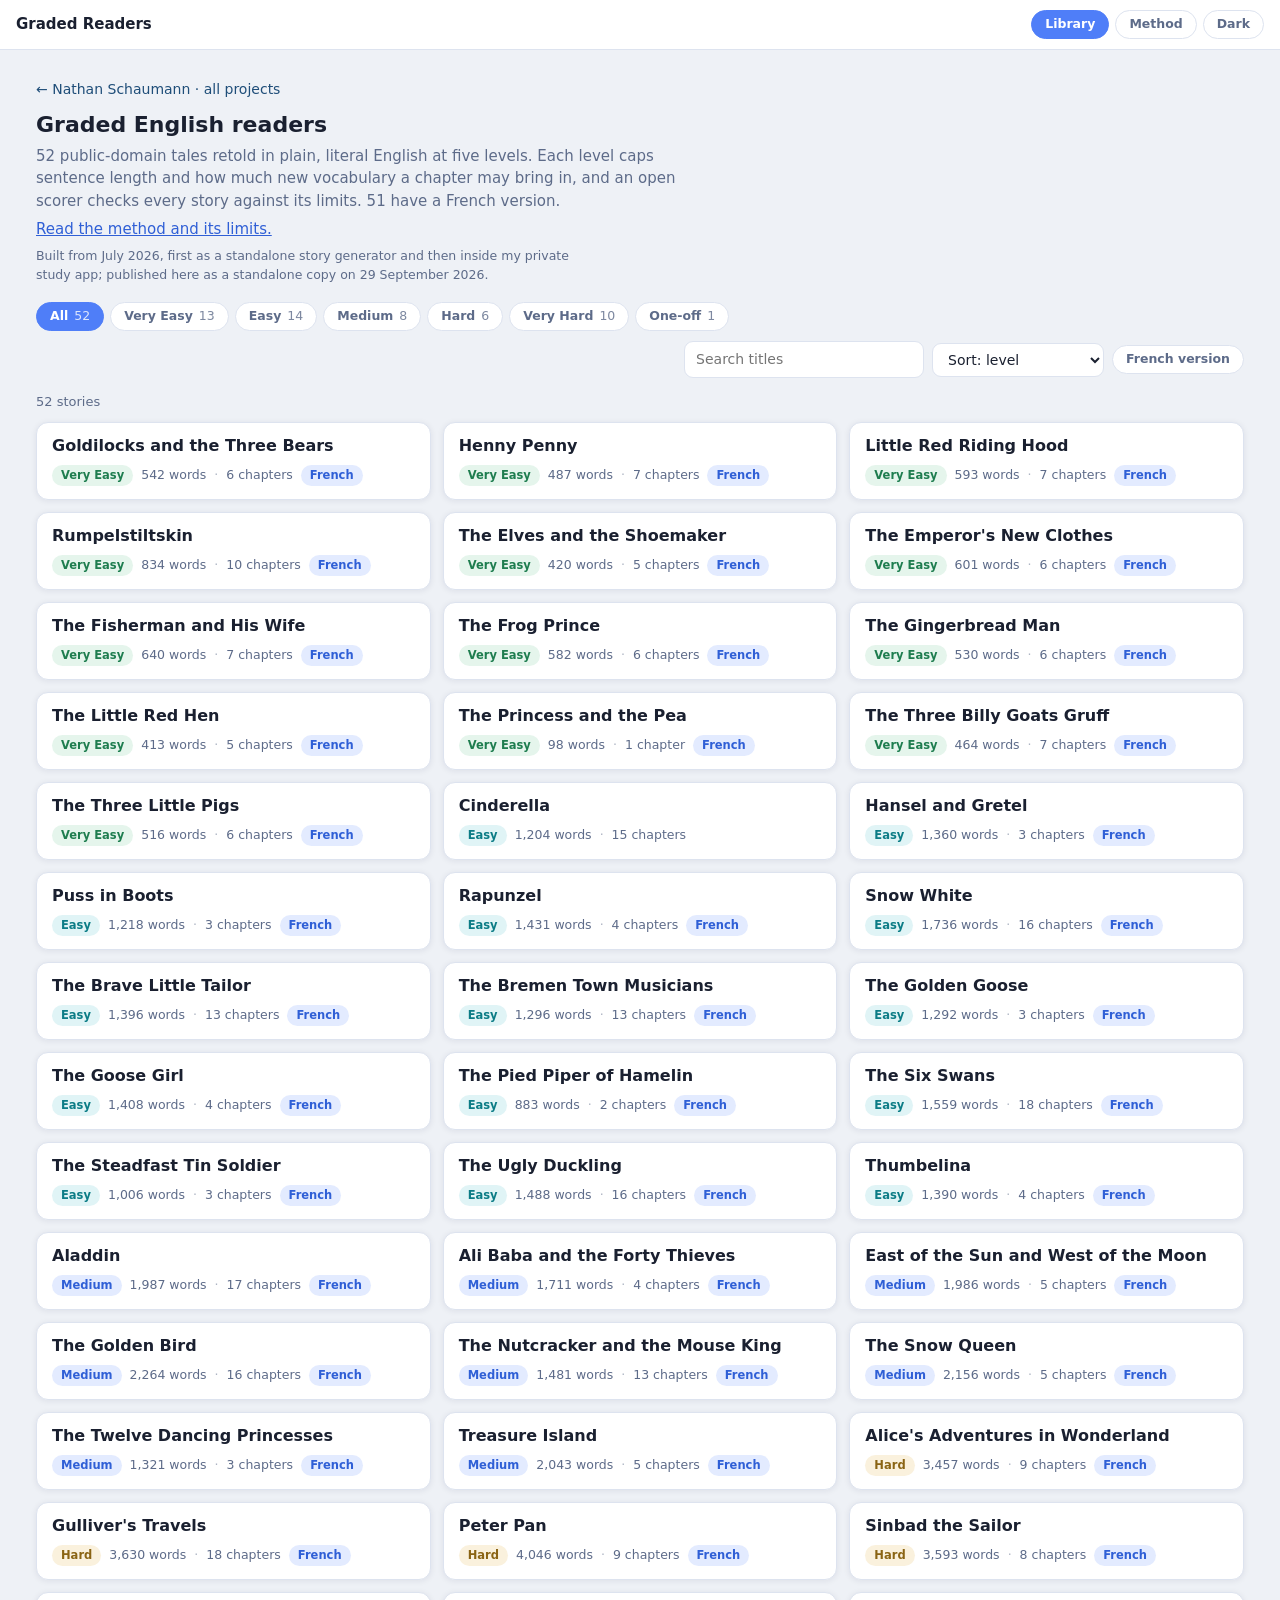
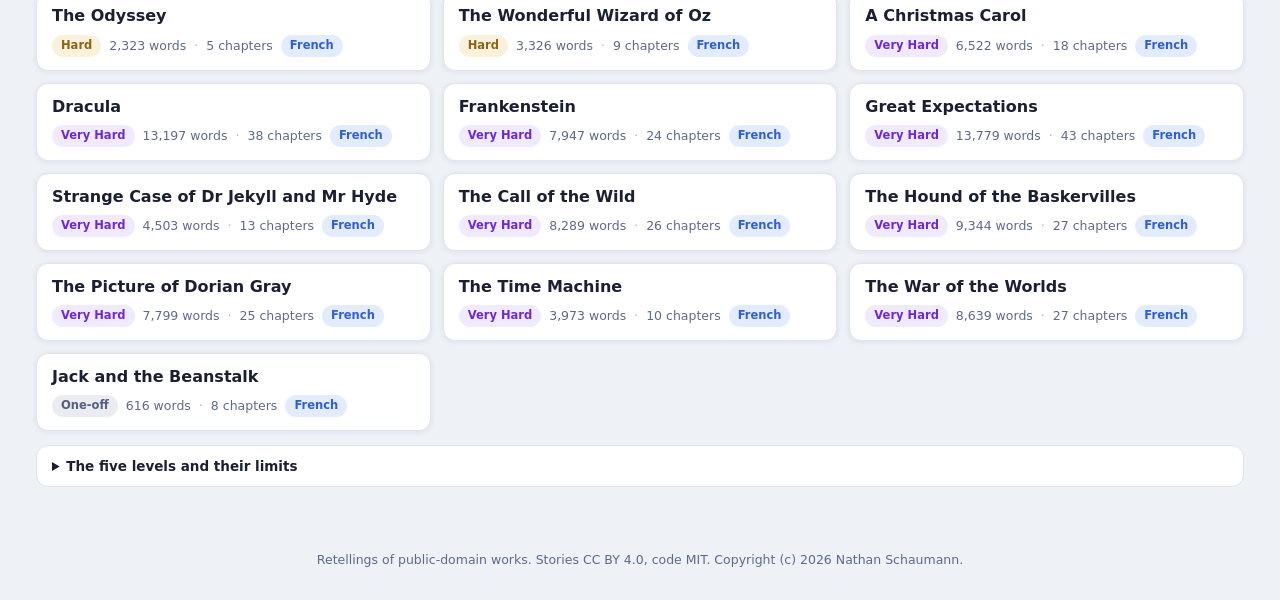
<file: index.html>
<!doctype html>
<html lang="en">
<head>
<meta charset="utf-8">
<meta name="viewport" content="width=device-width, initial-scale=1">
<title>Graded Readers: public-domain tales in controlled English</title>
<meta name="description" content="Public-domain stories retold in controlled English at five levels, each checked by an open scorer. Most have a French version.">
<meta property="og:title" content="Graded Readers: public-domain tales in controlled English">
<meta property="og:description" content="Public-domain stories retold in controlled English at five levels, each checked by an open scorer. Most have a French version.">
<meta property="og:type" content="website">
<meta property="og:url" content="https://nathanschaumann.github.io/graded-readers/">
<meta property="og:image" content="https://nathanschaumann.github.io/graded-readers/og.png">
<meta property="og:image:width" content="1200">
<meta property="og:image:height" content="627">
<meta property="og:image:alt" content="Graded English readers by Nathan Schaumann, with a screenshot of the story library showing stories at five levels.">
<meta name="twitter:card" content="summary_large_image">
<link rel="icon" type="image/svg+xml" href="/favicon.svg">
<link rel="stylesheet" href="css/style.css">
<script src="js/theme.js"></script>
</head>
<body>
<header class="topbar">
  <a class="brand" href="index.html">Graded Readers</a>
  <nav class="topnav">
    <a class="pill on" href="index.html">Library</a>
    <a class="pill" href="method.html">Method</a>
    <button class="pill" id="theme-btn" type="button">Dark</button>
  </nav>
</header>

<main class="wrap">
  <nav class="home-link" style="font:14px/1.4 system-ui,-apple-system,sans-serif;margin:0 0 4px"><a href="https://nschaumann.com/" style="display:inline-block;padding:8px 0;color:#1F4E79;text-decoration:none">← Nathan Schaumann · all projects</a></nav>
  <section class="intro">
    <h1>Graded English readers</h1>
    <p id="lede">Public-domain tales retold in plain, literal English at five levels. Each level caps sentence length and how much new vocabulary a chapter may bring in, and an open scorer checks every story against its limits.</p>
    <p><a href="method.html">Read the method and its limits.</a></p>
    <p class="origin-line" id="origin-line">Built from July 2026, first as a standalone story generator and then inside my private study app; published here as a standalone copy on 29 September 2026.</p>
  </section>

  <div class="controls">
    <div class="levels" id="levels" role="group" aria-label="Filter by level"></div>
    <div class="right">
      <input class="search" id="q" type="search" placeholder="Search titles" aria-label="Search titles" autocomplete="off">
      <select class="select" id="sort" aria-label="Sort stories">
        <option value="level">Sort: level</option>
        <option value="title">Sort: title A to Z</option>
        <option value="short">Sort: shortest first</option>
        <option value="long">Sort: longest first</option>
      </select>
      <button class="pill" id="frbtn" type="button" aria-pressed="false">French version</button>
    </div>
  </div>
  <div class="count" id="count" aria-live="polite"></div>
  <div class="grid" id="grid"></div>
  <p class="empty" id="empty" hidden>No story matches.</p>

  <details class="levelinfo">
    <summary>The five levels and their limits</summary>
    <div class="tablewrap"><table class="levels-table">
      <thead><tr><th>Level</th><th class="num">Longest sentence</th><th class="num">Guiraud ceiling, chapter</th><th class="num">Guiraud ceiling, story</th><th class="num">Stories</th></tr></thead>
      <tbody id="ltable"></tbody>
    </table></div>
    <p style="color:var(--muted);font-size:13px;margin:4px 0 0">Chapters are 300 to 600 words at every level. Guiraud is unique word stems divided by the square root of the word count, and a lower value means more repetition.</p>
  </details>
</main>

<footer class="foot">Retellings of public-domain works. Stories CC BY 4.0, code MIT. Copyright (c) 2026 Nathan Schaumann.</footer>
<script src="js/library.js"></script>
</body>
</html>
</file>
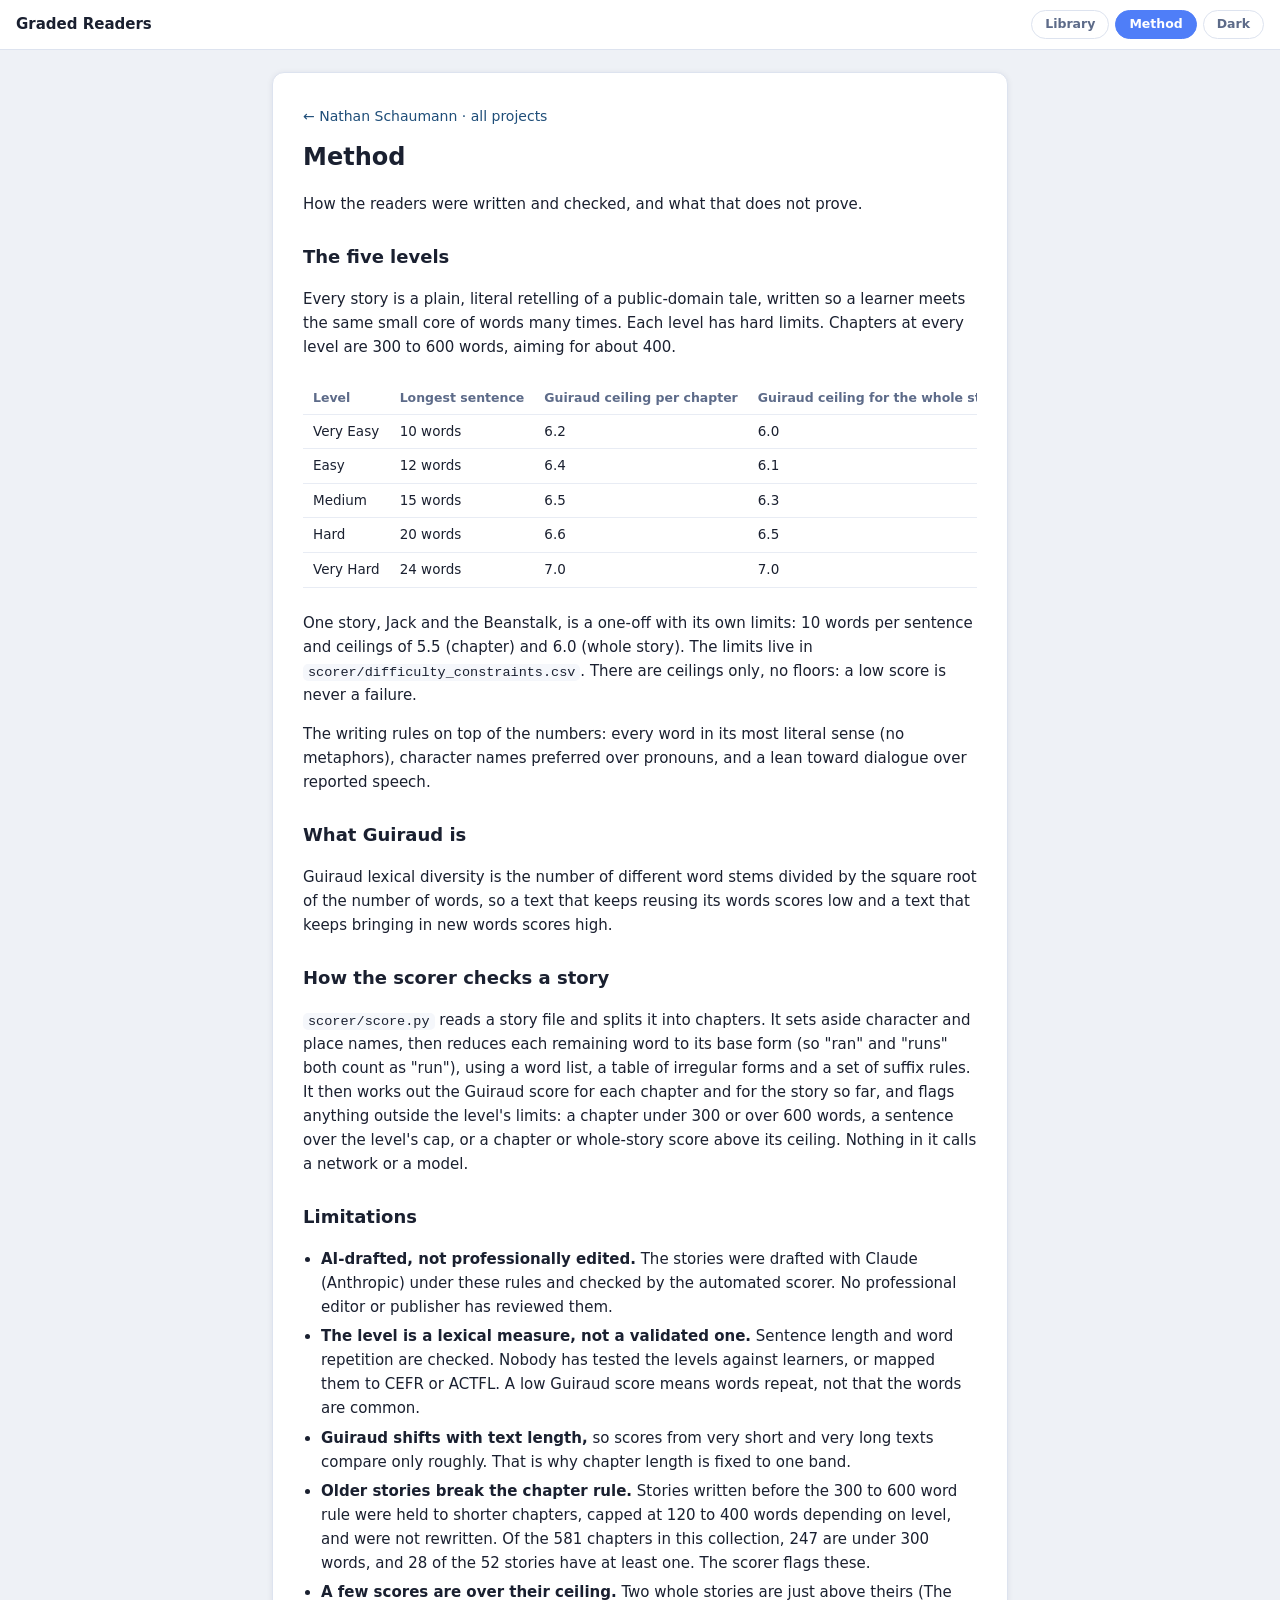
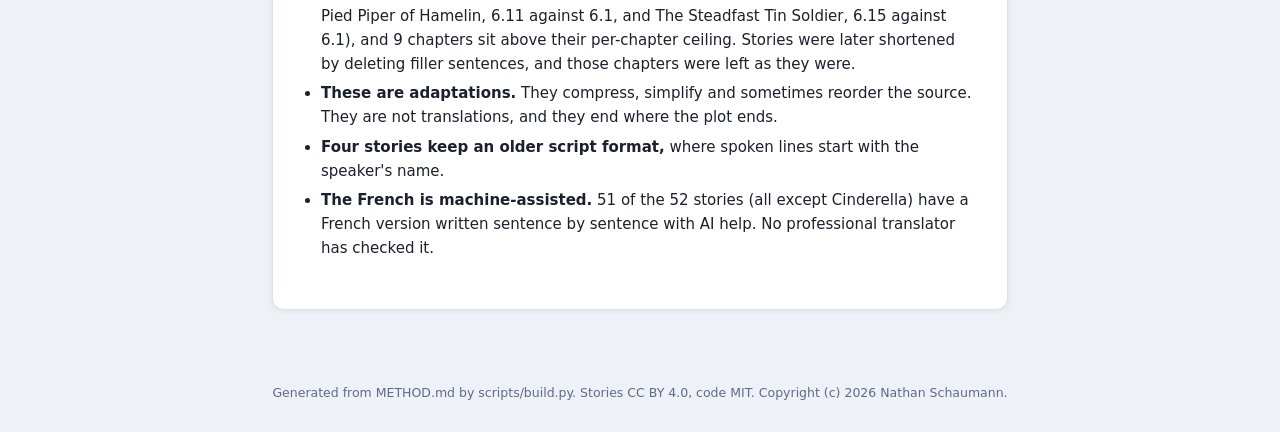
<file: method.html>
<!doctype html>
<html lang="en">
<head>
<meta charset="utf-8">
<meta name="viewport" content="width=device-width, initial-scale=1">
<title>Method | Graded Readers</title>
<link rel="icon" type="image/svg+xml" href="/favicon.svg">
<link rel="stylesheet" href="css/style.css">
<script src="js/theme.js"></script>
</head>
<body>
<header class="topbar">
  <a class="brand" href="index.html">Graded Readers</a>
  <nav class="topnav">
    <a class="pill" href="index.html">Library</a>
    <a class="pill on" href="method.html">Method</a>
    <button class="pill" id="theme-btn" type="button">Dark</button>
  </nav>
</header>
<main class="doc">
<nav class="home-link" style="font:14px/1.4 system-ui,-apple-system,sans-serif;margin:0 0 4px"><a href="https://nschaumann.com/" style="display:inline-block;padding:8px 0;color:#1F4E79;text-decoration:none">← Nathan Schaumann · all projects</a></nav>
<h1>Method</h1>
<p>How the readers were written and checked, and what that does not prove.</p>
<h2>The five levels</h2>
<p>Every story is a plain, literal retelling of a public-domain tale, written so a learner meets the same small core of words many times. Each level has hard limits. Chapters at every level are 300 to 600 words, aiming for about 400.</p>
<div class='tablewrap'><table><thead><tr><th>Level</th><th>Longest sentence</th><th>Guiraud ceiling per chapter</th><th>Guiraud ceiling for the whole story</th></tr></thead><tbody><tr><td>Very Easy</td><td>10 words</td><td>6.2</td><td>6.0</td></tr><tr><td>Easy</td><td>12 words</td><td>6.4</td><td>6.1</td></tr><tr><td>Medium</td><td>15 words</td><td>6.5</td><td>6.3</td></tr><tr><td>Hard</td><td>20 words</td><td>6.6</td><td>6.5</td></tr><tr><td>Very Hard</td><td>24 words</td><td>7.0</td><td>7.0</td></tr></tbody></table></div>
<p>One story, Jack and the Beanstalk, is a one-off with its own limits: 10 words per sentence and ceilings of 5.5 (chapter) and 6.0 (whole story). The limits live in <code>scorer/difficulty_constraints.csv</code>. There are ceilings only, no floors: a low score is never a failure.</p>
<p>The writing rules on top of the numbers: every word in its most literal sense (no metaphors), character names preferred over pronouns, and a lean toward dialogue over reported speech.</p>
<h2>What Guiraud is</h2>
<p>Guiraud lexical diversity is the number of different word stems divided by the square root of the number of words, so a text that keeps reusing its words scores low and a text that keeps bringing in new words scores high.</p>
<h2>How the scorer checks a story</h2>
<p><code>scorer/score.py</code> reads a story file and splits it into chapters. It sets aside character and place names, then reduces each remaining word to its base form (so "ran" and "runs" both count as "run"), using a word list, a table of irregular forms and a set of suffix rules. It then works out the Guiraud score for each chapter and for the story so far, and flags anything outside the level's limits: a chapter under 300 or over 600 words, a sentence over the level's cap, or a chapter or whole-story score above its ceiling. Nothing in it calls a network or a model.</p>
<h2>Limitations</h2>
<ul><li><strong>AI-drafted, not professionally edited.</strong> The stories were drafted with Claude (Anthropic) under these rules and checked by the automated scorer. No professional editor or publisher has reviewed them.</li><li><strong>The level is a lexical measure, not a validated one.</strong> Sentence length and word repetition are checked. Nobody has tested the levels against learners, or mapped them to CEFR or ACTFL. A low Guiraud score means words repeat, not that the words are common.</li><li><strong>Guiraud shifts with text length,</strong> so scores from very short and very long texts compare only roughly. That is why chapter length is fixed to one band.</li><li><strong>Older stories break the chapter rule.</strong> Stories written before the 300 to 600 word rule were held to shorter chapters, capped at 120 to 400 words depending on level, and were not rewritten. Of the 581 chapters in this collection, 247 are under 300 words, and 28 of the 52 stories have at least one. The scorer flags these.</li><li><strong>A few scores are over their ceiling.</strong> Two whole stories are just above theirs (The Pied Piper of Hamelin, 6.11 against 6.1, and The Steadfast Tin Soldier, 6.15 against 6.1), and 9 chapters sit above their per-chapter ceiling. Stories were later shortened by deleting filler sentences, and those chapters were left as they were.</li><li><strong>These are adaptations.</strong> They compress, simplify and sometimes reorder the source. They are not translations, and they end where the plot ends.</li><li><strong>Four stories keep an older script format,</strong> where spoken lines start with the speaker's name.</li><li><strong>The French is machine-assisted.</strong> 51 of the 52 stories (all except Cinderella) have a French version written sentence by sentence with AI help. No professional translator has checked it.</li></ul>
</main>
<footer class="foot">Generated from METHOD.md by scripts/build.py. Stories CC BY 4.0, code MIT. Copyright (c) 2026 Nathan Schaumann.</footer>
</body>
</html>
</file>
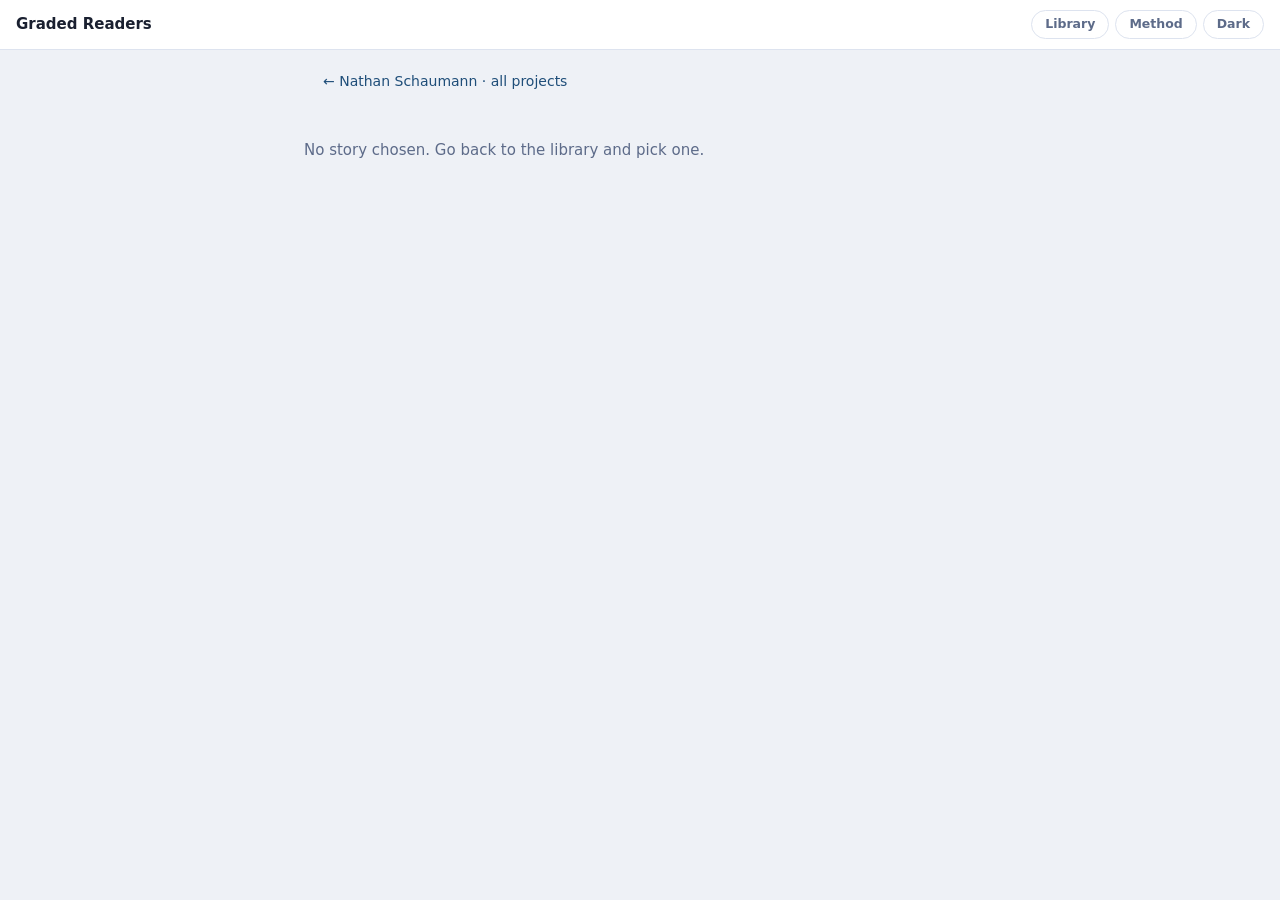
<file: reader.html>
<!doctype html>
<html lang="en">
<head>
<meta charset="utf-8">
<meta name="viewport" content="width=device-width, initial-scale=1">
<title>Reader | Graded Readers</title>
<link rel="icon" type="image/svg+xml" href="/favicon.svg">
<link rel="stylesheet" href="css/style.css">
<script src="js/theme.js"></script>
</head>
<body>
<header class="topbar">
  <a class="brand" href="index.html">Graded Readers</a>
  <nav class="topnav">
    <a class="pill" href="index.html">Library</a>
    <a class="pill" href="method.html">Method</a>
    <button class="pill" id="theme-btn" type="button">Dark</button>
  </nav>
</header>

<div class="readerbar" id="bar" hidden>
  <div class="seg" id="langseg" role="group" aria-label="Language" hidden>
    <button type="button" data-lang="en" aria-pressed="true">English</button>
    <button type="button" data-lang="fr" aria-pressed="false">Fran&ccedil;ais</button>
    <button type="button" data-lang="both" aria-pressed="false">Side by side</button>
  </div>
  <div class="seg" role="group" aria-label="Text size">
    <button type="button" id="smaller" aria-label="Smaller text">A-</button>
    <button type="button" id="larger" aria-label="Larger text">A+</button>
  </div>
  <label class="tool"><input type="checkbox" id="sumtoggle"> Summaries</label>
  <select class="select" id="chsel" aria-label="Jump to chapter"></select>
</div>

<main>
  <div class="home-wrap">
  <nav class="home-link" style="font:14px/1.4 system-ui,-apple-system,sans-serif;margin:0 0 4px"><a href="https://nschaumann.com/" style="display:inline-block;padding:8px 0;color:#1F4E79;text-decoration:none">← Nathan Schaumann · all projects</a></nav>
  </div>
  <p class="loading" id="loading">Loading story&hellip;</p>
  <article class="paper" id="paper" hidden></article>
</main>
<script src="js/reader.js"></script>
</body>
</html>
</file>
<file: css/style.css>
/* Graded Readers: shared styles. Light is the default on every device; dark is only ever an explicit choice
   made with the Dark button (html[data-theme="dark"]). The system colour setting is never followed. */
:root {
  color-scheme: light;
  --bg: #eef1f6; --card: #fff; --card-2: #f5f7fb;
  --border: #dde3ef; --border-soft: #e8ecf4;
  --text: #1a2030; --muted: #5d6b89;
  --accent: #4f7ef8; --accent-text: #2f5fd6; --accent-soft: #e3ebff;
  --on-accent: #fff;
  --paper: #fff; --paper-text: #1d2333;
  --fr-bg: #f3f6ff; --fr-bar: #8fa8f0;
  --lv-VE: #1e7d4f; --lv-VE-bg: #e5f5ec;
  --lv-E: #0c7c86; --lv-E-bg: #e0f4f6;
  --lv-M: #2f5fd6; --lv-M-bg: #e3ebff;
  --lv-H: #8a6414; --lv-H-bg: #faf1dd;
  --lv-VH: #6d28d9; --lv-VH-bg: #f0eaff;
  --lv-oneoff: #55607a; --lv-oneoff-bg: #eaecf1;
  --shadow: 0 1px 6px rgba(20,30,60,.08);
  --radius: 12px;
  --font-sans: -apple-system, BlinkMacSystemFont, "Segoe UI", system-ui, sans-serif;
  --font-read: Georgia, "Iowan Old Style", "Palatino Linotype", Palatino, "Times New Roman", serif;
  --read-size: 19px;
}
:root[data-theme="dark"] {
  --bg: #12151d; --card: #1b202c; --card-2: #212838;
  --border: #2c3446; --border-soft: #262d3d;
  --text: #e6eaf4; --muted: #9aa6c0;
  --accent: #7c9bff; --accent-text: #9db4ff; --accent-soft: #24304f;
  --on-accent: #0d1220;
  --paper: #181d29; --paper-text: #dfe4f0;
  --fr-bg: #1e2638; --fr-bar: #4d64a8;
  --lv-VE: #6fd6a0; --lv-VE-bg: #17322a;
  --lv-E: #6bd2dc; --lv-E-bg: #15313a;
  --lv-M: #9db4ff; --lv-M-bg: #22305a;
  --lv-H: #f0c96a; --lv-H-bg: #3a2f14;
  --lv-VH: #c4a6ff; --lv-VH-bg: #2f2350;
  --lv-oneoff: #b3bdd4; --lv-oneoff-bg: #2a3142;
  --shadow: 0 1px 6px rgba(0,0,0,.4);
}

* , *::before, *::after { box-sizing: border-box; }
html { -webkit-text-size-adjust: 100%; }
body {
  margin: 0; background: var(--bg); color: var(--text);
  font-family: var(--font-sans); font-size: 15px; line-height: 1.5;
}
a { color: var(--accent-text); }
button, input, select { font: inherit; color: inherit; }
[hidden] { display: none !important; }

/* ---------- top bar ---------- */
.topbar {
  display: flex; align-items: center; gap: 14px; flex-wrap: wrap;
  padding: 10px 16px; background: var(--card); border-bottom: 1px solid var(--border);
}
.brand { font-weight: 700; font-size: 15px; color: var(--text); text-decoration: none; white-space: nowrap; }
.topnav { display: flex; gap: 6px; margin-left: auto; align-items: center; flex-wrap: wrap; }
.pill {
  display: inline-flex; align-items: center; gap: 6px; appearance: none; cursor: pointer;
  font-size: 12.5px; font-weight: 700; line-height: 1.35; white-space: nowrap;
  padding: 5px 13px; border-radius: 999px; text-decoration: none;
  border: 1px solid var(--border); background: var(--card); color: var(--muted);
}
.pill:hover { border-color: var(--accent); color: var(--text); }
.pill[aria-pressed="true"], .pill.on { background: var(--accent); border-color: var(--accent); color: var(--on-accent); }
.pill .n { font-weight: 500; opacity: .8; }

/* ---------- library ---------- */
.wrap { max-width: 1240px; margin: 0 auto; padding: 22px 16px 40px; }
.intro h1 { font-size: 22px; margin: 0 0 6px; line-height: 1.25; }
.intro p { margin: 0 0 6px; color: var(--muted); max-width: 70ch; }
.intro .origin-line { font-size: 12.5px; }
.controls { display: flex; flex-wrap: wrap; gap: 10px 14px; align-items: center; margin: 18px 0 14px; }
.controls .levels { display: flex; flex-wrap: wrap; gap: 6px; }
.controls .right { display: flex; gap: 8px; margin-left: auto; align-items: center; flex-wrap: wrap; }
.search, .select {
  border: 1px solid var(--border); background: var(--card); border-radius: 9px;
  padding: 7px 11px; font-size: 14px;
}
.search { width: 240px; max-width: 100%; }
.count { color: var(--muted); font-size: 13px; margin-bottom: 10px; }

.grid { display: grid; grid-template-columns: repeat(auto-fill, minmax(360px, 1fr)); gap: 12px; }
.card {
  display: flex; flex-direction: column; gap: 8px; text-decoration: none; color: var(--text);
  background: var(--card); border: 1px solid var(--border); border-radius: var(--radius);
  padding: 13px 15px; box-shadow: var(--shadow); transition: border-color .12s, transform .08s;
}
.card:hover { border-color: var(--accent); transform: translateY(-1px); }
.card:focus-visible, .pill:focus-visible, .search:focus-visible, .select:focus-visible, .btn:focus-visible {
  outline: 2px solid var(--accent); outline-offset: 2px;
}
.card h2 { font-size: 16px; line-height: 1.3; margin: 0; font-weight: 700; }
.card .row { display: flex; gap: 6px 8px; align-items: center; flex-wrap: wrap; font-size: 12.5px; color: var(--muted); }
.card .row .dot { opacity: .5; }
.badge {
  display: inline-block; font-size: 11.5px; font-weight: 700; padding: 2px 9px; border-radius: 999px;
  white-space: nowrap; line-height: 1.5;
}
.badge.fr { background: var(--accent-soft); color: var(--accent-text); }
.lv-VE { background: var(--lv-VE-bg); color: var(--lv-VE); }
.lv-E { background: var(--lv-E-bg); color: var(--lv-E); }
.lv-M { background: var(--lv-M-bg); color: var(--lv-M); }
.lv-H { background: var(--lv-H-bg); color: var(--lv-H); }
.lv-VH { background: var(--lv-VH-bg); color: var(--lv-VH); }
.lv-oneoff { background: var(--lv-oneoff-bg); color: var(--lv-oneoff); }
.empty { color: var(--muted); padding: 30px 0; text-align: center; }

.levels-table { margin: 4px 0 0; }
details.levelinfo { margin-top: 14px; background: var(--card); border: 1px solid var(--border); border-radius: var(--radius); padding: 10px 15px; }
details.levelinfo summary { cursor: pointer; font-weight: 700; font-size: 13.5px; }
.tablewrap { overflow-x: auto; }
table { border-collapse: collapse; width: 100%; font-size: 13.5px; margin: 8px 0; }
th, td { text-align: left; padding: 6px 10px; border-bottom: 1px solid var(--border-soft); white-space: nowrap; }
th { color: var(--muted); font-weight: 700; font-size: 12.5px; }
td.num, th.num { text-align: right; }

.foot { color: var(--muted); font-size: 12.5px; text-align: center; padding: 24px 16px 30px; }

/* ---------- reader ---------- */
.readerbar {
  position: sticky; top: 0; z-index: 5; background: var(--card); border-bottom: 1px solid var(--border);
  padding: 8px 16px; display: flex; flex-wrap: wrap; gap: 8px 10px; align-items: center;
}
.readerbar .title { font-weight: 700; font-size: 15px; margin-right: auto; min-width: 0; }
.seg { display: inline-flex; border: 1px solid var(--border); border-radius: 999px; overflow: hidden; }
.seg button {
  appearance: none; border: 0; background: var(--card); color: var(--muted); cursor: pointer;
  padding: 5px 12px; font-size: 12.5px; font-weight: 700; white-space: nowrap;
}
.seg button + button { border-left: 1px solid var(--border); }
.seg button[aria-pressed="true"] { background: var(--accent); color: var(--on-accent); }
.tool { display: inline-flex; align-items: center; gap: 6px; font-size: 12.5px; color: var(--muted); white-space: nowrap; }
.tool input[type=checkbox] { accent-color: var(--accent); }
.readerbar .select { padding: 4px 8px; font-size: 12.5px; max-width: 220px; }

.paper {
  max-width: 44rem; margin: 22px auto 60px; padding: 30px 34px 40px; background: var(--paper); color: var(--paper-text);
  border: 1px solid var(--border); border-radius: var(--radius); box-shadow: var(--shadow);
  font-family: var(--font-read); font-size: var(--read-size); line-height: 1.7;
}
.paper.wide { max-width: 78rem; }
.story-head h1 { font-family: var(--font-sans); font-size: 26px; line-height: 1.25; margin: 0 0 8px; }
.story-head .row { display: flex; flex-wrap: wrap; gap: 6px 10px; align-items: center; font: 13px/1.4 var(--font-sans); color: var(--muted); }
details.report { font: 13.5px/1.5 var(--font-sans); margin: 14px 0 6px; border: 1px solid var(--border); border-radius: 10px; padding: 8px 12px; background: var(--card-2); color: var(--text); }
details.report summary { cursor: pointer; font-weight: 700; }
details.report p { margin: 8px 0; }
.chapter { margin-top: 2.2em; scroll-margin-top: 70px; }
.chapter .eyebrow { font: 700 12px/1 var(--font-sans); letter-spacing: .08em; text-transform: uppercase; color: var(--muted); }
.chapter h2 { font-family: var(--font-sans); font-size: 21px; line-height: 1.3; margin: 6px 0 4px; }
.chapter .also { font: 13px/1.4 var(--font-sans); color: var(--muted); margin: 0 0 8px; }
.para { margin: 0 0 1.05em; }
.pair { display: grid; grid-template-columns: 1fr; gap: 0; margin: 0 0 1.05em; }
.pair.two { grid-template-columns: 1fr 1fr; gap: 0 30px; }
.pair .fr, .para.fr { background: var(--fr-bg); border-left: 3px solid var(--fr-bar); padding: 6px 12px; border-radius: 0 8px 8px 0; }
.pair.two .fr { margin: 0; }
.pair .en, .pair .fr { margin: 0; }
.pair:not(.two) .fr { margin-top: .55em; }
.summary { font: italic 14px/1.5 var(--font-sans); color: var(--muted); margin: -.55em 0 1.05em; padding-left: 12px; border-left: 3px solid var(--border); }
.script .line { display: block; margin: 0 0 .25em; }
.sp { font-family: var(--font-sans); font-weight: 700; font-size: .82em; color: var(--accent-text); margin-right: .35em; }
.pager { display: flex; justify-content: space-between; gap: 10px; margin-top: 2.4em; font-family: var(--font-sans); }
.btn { display: inline-block; text-decoration: none; cursor: pointer; border: 1px solid var(--border); background: var(--card); color: var(--text); border-radius: 9px; padding: 7px 14px; font: 700 13px var(--font-sans); }
.btn:hover { border-color: var(--accent); }
.loading, .err { max-width: 44rem; margin: 40px auto; padding: 0 16px; color: var(--muted); }

/* method page */
.doc { max-width: 46rem; margin: 22px auto 50px; padding: 26px 30px 34px; background: var(--card); border: 1px solid var(--border); border-radius: var(--radius); box-shadow: var(--shadow); line-height: 1.6; }
.doc h1 { font-size: 24px; margin: 0 0 4px; }
.doc h2 { font-size: 18px; margin: 1.5em 0 .4em; }
.doc ul { padding-left: 1.2em; }
.doc li { margin: .35em 0; }
.doc code { font-family: ui-monospace, "SF Mono", Menlo, Consolas, monospace; font-size: .9em; background: var(--card-2); padding: 1px 5px; border-radius: 5px; }

@media (max-width: 900px) {
  .pair.two { grid-template-columns: 1fr; }
  .pair.two .fr { margin-top: .55em; }
}
@media (max-width: 640px) {
  .grid { grid-template-columns: 1fr; }
  .paper { margin: 12px 0 40px; padding: 20px 16px 30px; border-radius: 0; border-left: 0; border-right: 0; }
  .doc { margin: 12px 0 30px; padding: 20px 16px 26px; border-radius: 0; border-left: 0; border-right: 0; }
  .story-head h1 { font-size: 18px; }
  .story-head .row { gap: 6px 8px; font-size: 12.5px; }
  .readerbar { position: static; }
  .readerbar .title { flex-basis: 100%; }
  .search { width: 100%; }
  .controls .right { margin-left: 0; width: 100%; }
}

/* Reader page: holds the "Nathan Schaumann, all projects" link, lined up with the story title. */
.home-wrap { max-width: 44rem; margin: 14px auto 0; padding: 0 35px; }
@media (max-width: 640px) { .home-wrap { padding: 0 16px; } }

/* "Nathan Schaumann, all projects" link: its inline dark blue is unreadable on the explicit dark theme. */
:root[data-theme="dark"] .home-link a { color: #9db4ff !important; }

/* Touch-size tap targets (phones, tablets, any touch screen): every control at least 32px tall.
   Plain-text controls grow their tap area with padding that a matching negative margin cancels,
   so the layout does not move. A desktop mouse keeps the compact look. */
@media (pointer: coarse), (max-width: 900px) {
  .brand { display: inline-flex; align-items: center; min-height: 32px; }
  .pill, .seg button, .tool, .readerbar .select { min-height: 32px; }
  .intro p > a { display: inline-block; padding: 7px 0; margin: -7px 0; }
  details.levelinfo summary, details.report summary { padding: 7px 0; margin: -7px 0; }
}
</file>
